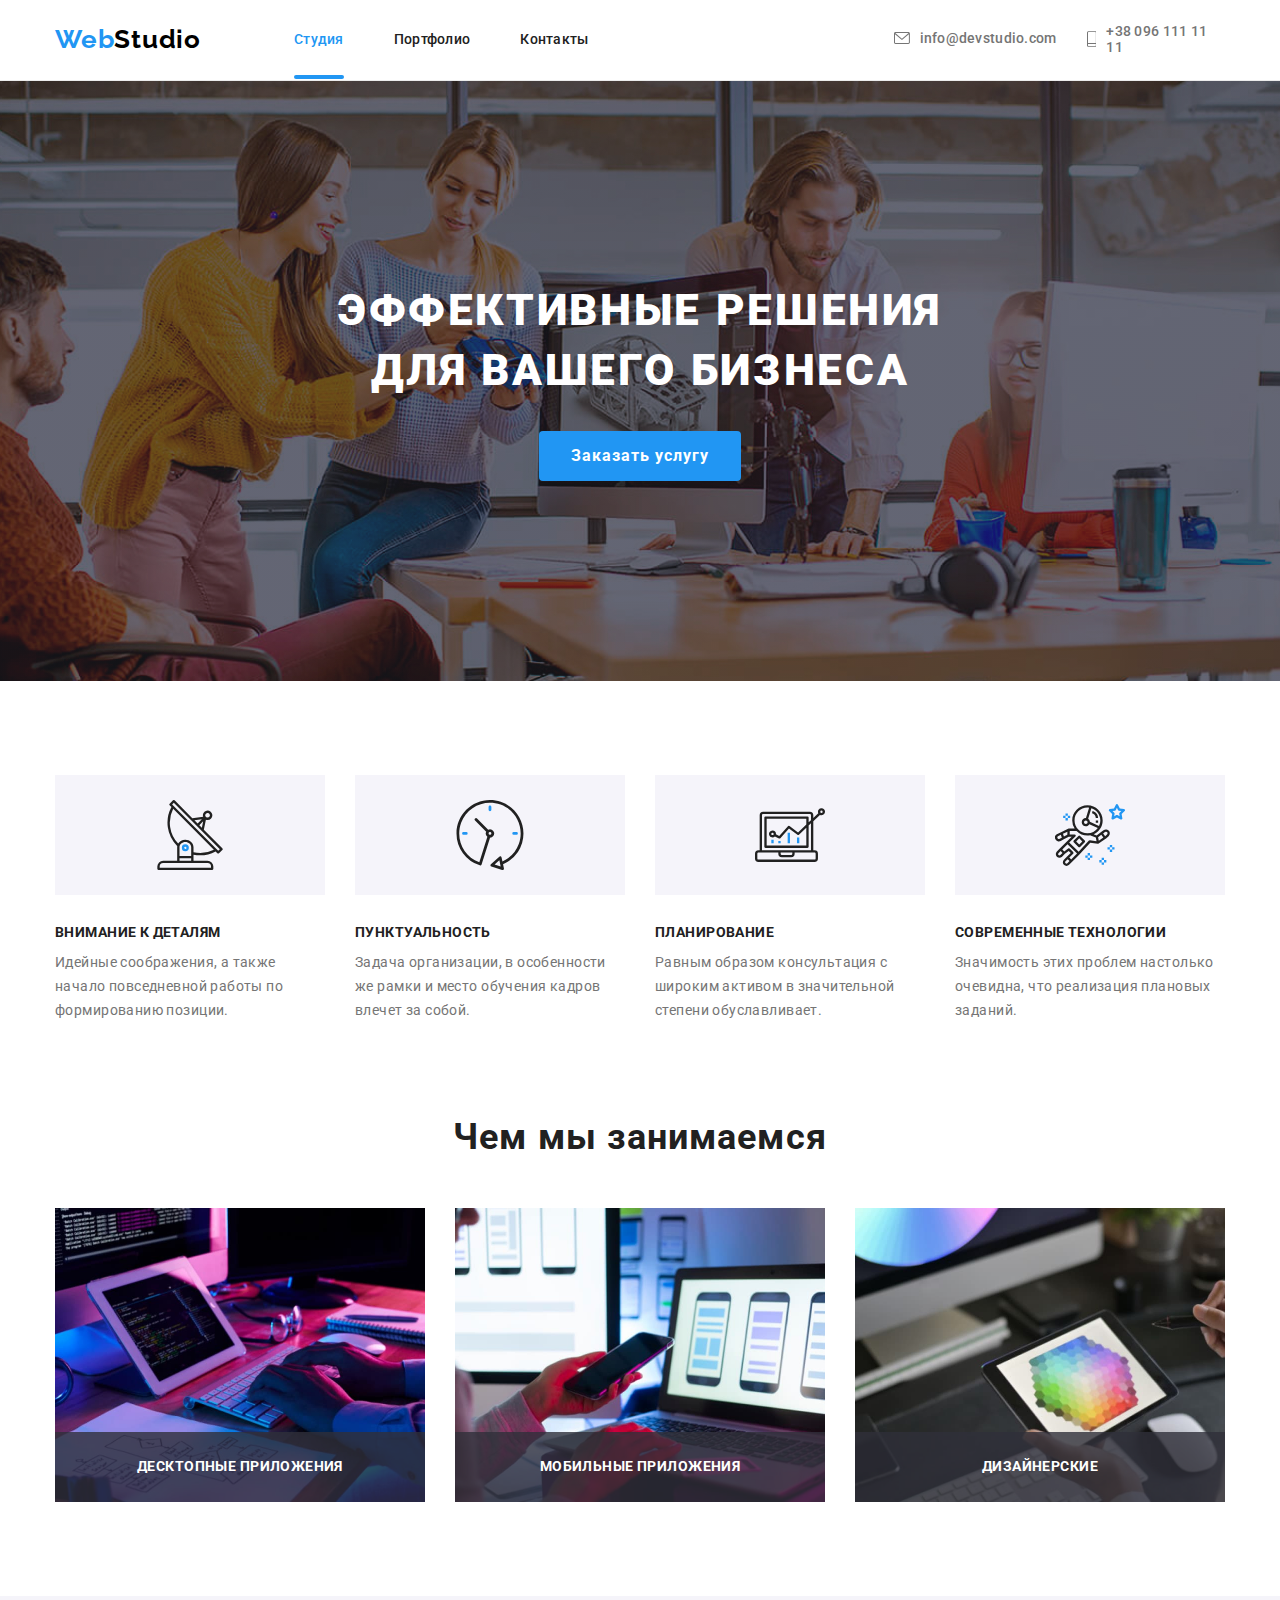
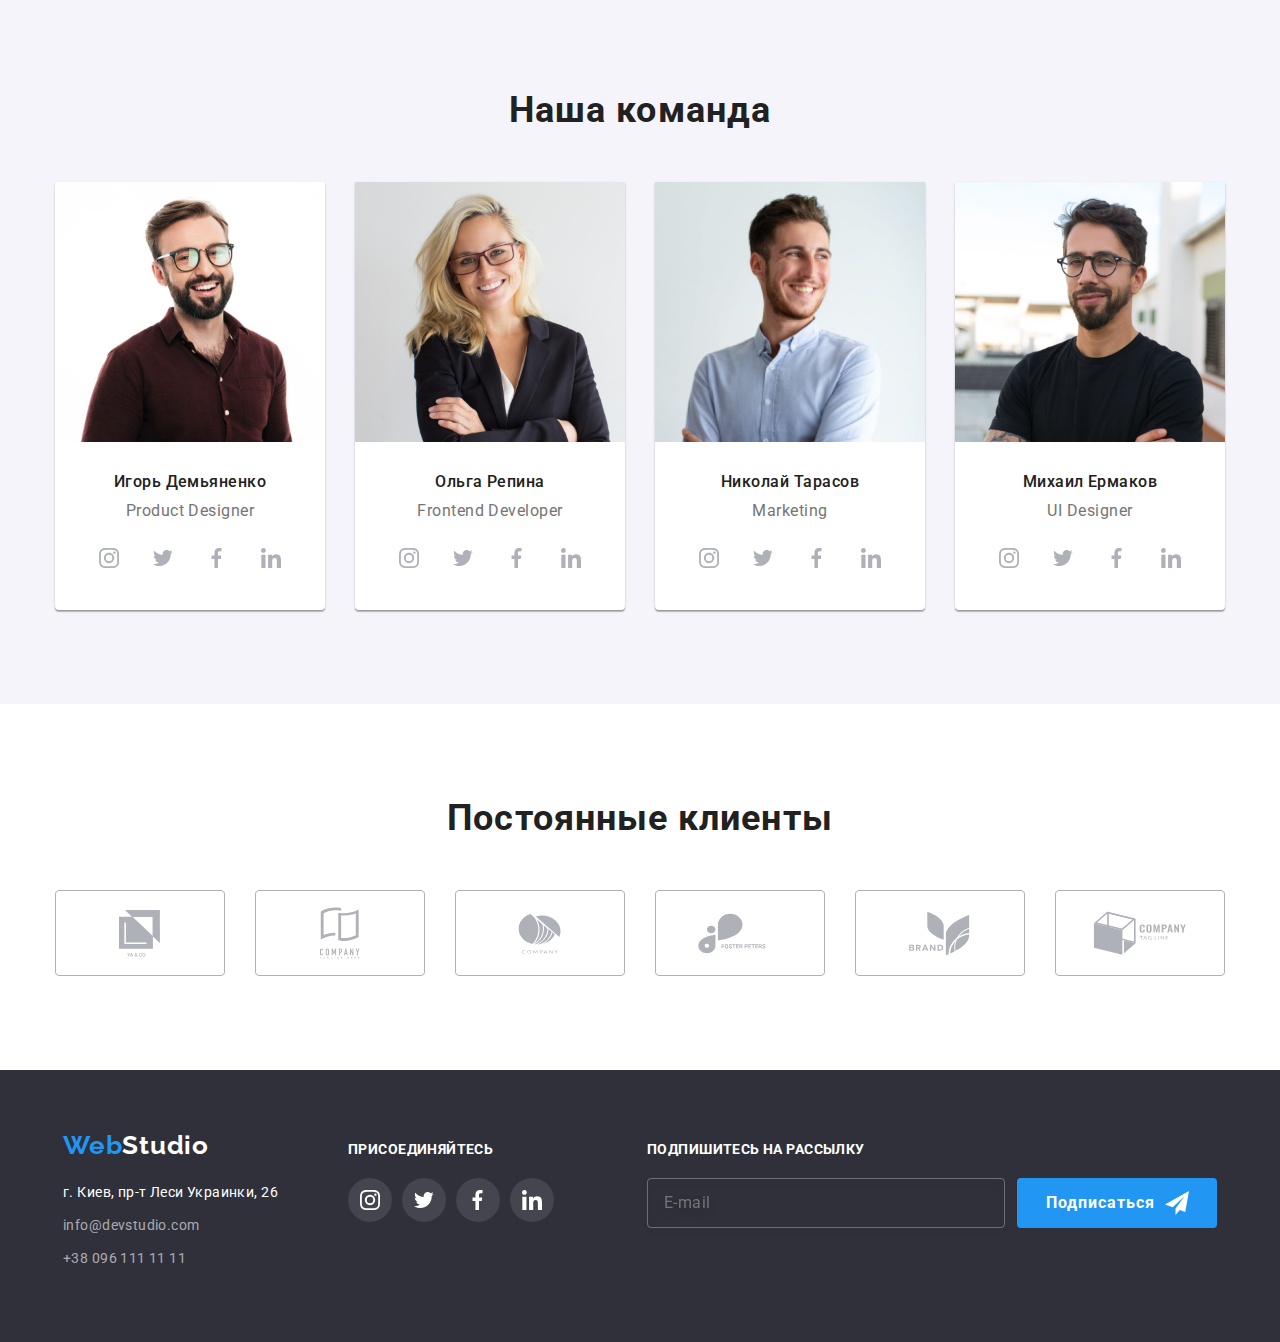
<file: index.html>
<!DOCTYPE html>
<html lang="ru">
  <head>
    <meta charset="UTF-8" />
    <meta http-equiv="X-UA-Compatible" content="IE=edge" />
    <meta name="viewport" content="width=device-width, initial-scale=1.0" />
    <link rel="preconnect" href="https://fonts.googleapis.com" />
    <link rel="preconnect" href="https://fonts.gstatic.com" crossorigin />
    <link
      href="https://fonts.googleapis.com/css2?family=Raleway:wght@700&family=Roboto:wght@400;500;700;900&display=swap"
      rel="stylesheet"
    />
    <link
      rel="stylesheet"
      href="https://cdnjs.cloudflare.com/ajax/libs/modern-normalize/1.1.0/modern-normalize.min.css"
    />
    <link rel="stylesheet" href="css/main.min.css" />
    <title>WebStudio</title>
  </head>
  <body class="body">
    <!-- upmenu bar -->
    <header class="header">
      <div class="container up">
        <a class="logo" href="index.html">
          <span class="logo__web">Web</span>Studio
        </a>
        <button
          type="button"
          class="burger"
          aria-expanded="false"
          aria-controls="menu"
          data-menu-button
        >
          <svg width="40px" height="40px" aria-label="Mobile-menu-switch">
            <use
              class="icon-cross"
              href="./images/icons.svg#icon-close-btn "
            ></use>
            <use class="icon-menu" href="./images/icons.svg#burger "></use>
          </svg>
        </button>
        <div class="menu" id="menu" data-menu>
          <nav>
            <ul class="nav">
              <li class="nav__item">
                <a class="nav__link nav__link--active" href="index.html"
                  >Студия</a
                >
              </li>
              <li class="nav__item">
                <a class="nav__link" href="portfolio.html">Портфолио</a>
              </li>
              <li class="nav__item">
                <a class="nav__link" href="/">Контакты</a>
              </li>
            </ul>
          </nav>
          <ul class="contacts">
            <li class="contacts__item">
              <a class="contacts__link" href="mailto:info@devstudio.com"
                >info@devstudio.com
                <svg class="contacts__icon" width="16px" height="12px">
                  <use href="./images/icons.svg#icon-envelope"></use>
                </svg>
              </a>
            </li>
            <li class="contacts__item">
              <a class="contacts__link tel" href="tel:380961111111"
                >+38 096 111 11 11
                <svg class="contacts__icon" width="10px" height="16px">
                  <use href="./images/icons.svg#icon-phone"></use>
                </svg>
              </a>
            </li>
          </ul>
          <ul class="menu-social">
            <li class="menu-social__item">
              <a href="https://www.instagram.com/" class="menu-social__link"
                >Instagram</a
              >
            </li>
            <li class="menu-social__item">
              <a href="https://twitter.com/" class="menu-social__link"
                >Twitter</a
              >
            </li>
            <li class="menu-social__item">
              <a href="https://www.facebook.com/" class="menu-social__link"
                >Facebook</a
              >
            </li>
            <li class="menu-social__item">
              <a href="https://www.linkedin.com/" class="menu-social__link"
                >Linkedin</a
              >
            </li>
          </ul>
        </div>
      </div>
    </header>

    <!-- main section -->
    <main>
      <!-- button section -->
      <section class="hero">
        <h1 class="hero__title">
          Эффективные решения <br />
          для вашего бизнеса
        </h1>
        <button class="button" type="button" data-modal-open>
          Заказать услугу
        </button>
        <div class="backdrop is-hidden" data-modal>
          <div class="modal">
            <h2 class="modal__title">
              Оставьте свои данные, мы вам перезвоним
            </h2>
            <button type="button" class="modal__close" data-modal-close>
              <svg class="modal__icon" width="18" height="18">
                <use href="./images/icons.svg#icon-close-btn"></use>
              </svg>
            </button>
            <form class="mform">
              <div class="mform__field">
                <label class="mform__label" for="name">Имя</label>
                <div class="input">
                  <input
                    class="input__in"
                    type="text"
                    name="name"
                    id="name"
                    autofocus
                  />
                  <svg class="input__icon" width="18px" height="18px">
                    <use href="./images/icons.svg#icon-form-name"></use>
                  </svg>
                </div>
              </div>
              <div class="mform__field">
                <label class="mform__label" for="tel">Телефон</label>
                <div class="input">
                  <input class="input__in" type="tel" name="tel" id="tel" />
                  <svg class="input__icon" width="18px" height="18px">
                    <use href="./images/icons.svg#icon-form-phone"></use>
                  </svg>
                </div>
              </div>
              <div class="mform__field">
                <label class="mform__label" for="email">Почта</label>
                <div class="input">
                  <input
                    class="input__in"
                    type="email"
                    name="email"
                    id="email"
                  />
                  <svg class="input__icon" width="18px" height="18px">
                    <use href="./images/icons.svg#icon-form-email"></use>
                  </svg>
                </div>
              </div>
              <div class="mform__field">
                <label class="mform__label" for="comment">Комментарий</label>
                <textarea
                  class="mform__textarea"
                  name="comment"
                  id="comment"
                  placeholder="Введите текст"
                ></textarea>
              </div>
              <div class="checkbox">
                <label class="checkbox__label">
                  <input class="checkbox__input" type="checkbox" name="agree" />
                  <span class="checkbox__icon"></span>

                  Соглашаюсь с рассылкой и принимаю&nbsp
                  <a class="checkbox__link" href=""> Условия договора</a>
                </label>
              </div>
              <button class="mform__submit" type="submit">Отправить</button>
            </form>
          </div>
        </div>
      </section>
      <!-- features section -->
      <section class="features-section">
        <div class="container">
          <ul class="features">
            <li class="features__item">
              <div class="features__logo">
                <svg class="feat__icon" width="70px" height="70px">
                  <use href="./images/icons.svg#icon-antenna"></use>
                </svg>
              </div>
              <h3 class="features__title">Внимание к деталям</h3>
              <p class="features__text">
                Идейные соображения, а также начало повседневной работы по
                формированию позиции.
              </p>
            </li>
            <li class="features__item">
              <div class="features__logo">
                <svg class="feat__icon" width="70px" height="70px">
                  <use href="./images/icons.svg#icon-clock"></use>
                </svg>
              </div>
              <h3 class="features__title">Пунктуальность</h3>
              <p class="features__text">
                Задача организации, в особенности же рамки и место обучения
                кадров влечет за собой.
              </p>
            </li>
            <li class="features__item">
              <div class="features__logo">
                <svg class="feat__icon" width="70px" height="70px">
                  <use href="./images/icons.svg#icon-diagram"></use>
                </svg>
              </div>
              <h3 class="features__title">Планирование</h3>
              <p class="features__text">
                Равным образом консультация с широким активом в значительной
                степени обуславливает.
              </p>
            </li>
            <li class="features__item">
              <div class="features__logo">
                <svg class="feat__icon" width="70px" height="70px">
                  <use href="./images/icons.svg#icon-astronaut"></use>
                </svg>
              </div>
              <h3 class="features__title">Современные технологии</h3>
              <p class="features__text">
                Значимость этих проблем настолько очевидна, что реализация
                плановых заданий.
              </p>
            </li>
          </ul>
        </div>
      </section>

      <!-- what we do section -->
      <section class="work">
        <div class="container">
          <h2 class="work__title">Чем мы занимаемся</h2>
          <ul class="work__list">
            <li class="work__item">
              <img
                srcset="./images/img1.jpg 1x, /images/img1@2x.jpg 2x"
                src="images/img1.jpg"
                alt="Front-end-developing"
                width="370"
                height="294"
              />
              <p class="discription">Десктопные приложения</p>
            </li>
            <li class="work__item">
              <img
                srcset="./images/img2.jpg 1x, /images/img2@2x.jpg 2x"
                src="images/img2.jpg"
                alt="Mobile-app-developing"
                width="370"
                height="294"
              />
              <p class="discription">Мобильные приложения</p>
            </li>
            <li class="work__item">
              <img
                srcset="./images/img3.jpg 1x, /images/img3@2x.jpg 2x"
                src="images/img3.jpg"
                alt="Web-design"
                width="370"
                height="294"
              />
              <p class="discription">Дизайнерские</p>
            </li>
          </ul>
        </div>
      </section>

      <!-- our team section -->
      <section class="team">
        <div class="container">
          <h2 class="team__title">Наша команда</h2>
          <ul class="team__list">
            <li class="team__item">
              <img
                srcset="./images/ihor.jpg 1x, ./images/ihor@2x.jpg 2x"
                src="images/ihor.jpg"
                alt="Ihor-Demianenko"
                width="270"
                height="260"
              />
              <div class="worker">
                <p class="worker__name">Игорь Демьяненко</p>
                <p class="worker__prof">
                  <span lang="en">Product Designer</span>
                </p>
                <ul class="network">
                  <li class="network__item">
                    <a href="https://www.instagram.com/" class="network__link">
                      <svg class="network__icon" width="20px" height="20px">
                        <use href="./images/icons.svg#icon-instagram"></use>
                      </svg>
                    </a>
                  </li>
                  <li class="network__item">
                    <a href="https://twitter.com/" class="network__link">
                      <svg class="network__icon" width="20px" height="20px">
                        <use href="./images/icons.svg#icon-twitter"></use>
                      </svg>
                    </a>
                  </li>
                  <li class="network__item">
                    <a href="https://www.facebook.com/" class="network__link">
                      <svg class="network__icon" width="20px" height="20px">
                        <use href="./images/icons.svg#icon-facebook"></use>
                      </svg>
                    </a>
                  </li>
                  <li class="network__item">
                    <a href="https://www.linkedin.com/" class="network__link">
                      <svg class="network__icon" width="20px" height="20px">
                        <use href="./images/icons.svg#icon-linkedin"></use>
                      </svg>
                    </a>
                  </li>
                </ul>
              </div>
            </li>
            <li class="team__item">
              <img
                srcset="./images/olha.jpg 1x, ./images/olha@2x.jpg 2x"
                src="images/olha.jpg"
                alt="Olha-Repina"
                width="270"
                height="260"
              />
              <div class="worker">
                <p class="worker__name">Ольга Репина</p>
                <p class="worker__prof">
                  <span lang="en">Frontend Developer</span>
                </p>
                <ul class="network">
                  <li class="network__item">
                    <a href="https://www.instagram.com/" class="network__link">
                      <svg class="network__icon" width="20px" height="20px">
                        <use href="./images/icons.svg#icon-instagram"></use>
                      </svg>
                    </a>
                  </li>
                  <li class="network__item">
                    <a href="https://twitter.com/" class="network__link">
                      <svg class="network__icon" width="20px" height="20px">
                        <use href="./images/icons.svg#icon-twitter"></use>
                      </svg>
                    </a>
                  </li>
                  <li class="network__item">
                    <a href="https://www.facebook.com/" class="network__link">
                      <svg class="network__icon" width="20px" height="20px">
                        <use href="./images/icons.svg#icon-facebook"></use>
                      </svg>
                    </a>
                  </li>
                  <li class="network__item">
                    <a href="https://www.linkedin.com/" class="network__link">
                      <svg class="network__icon" width="20px" height="20px">
                        <use href="./images/icons.svg#icon-linkedin"></use>
                      </svg>
                    </a>
                  </li>
                </ul>
              </div>
            </li>
            <li class="team__item">
              <img
                srcset="./images/nickolay.jpg 1x, ./images/nickolay@2x.jpg 2x"
                src="images/nickolay.jpg"
                alt="Nickolay-Tarasov"
                width="270"
                height="260"
              />
              <div class="worker">
                <p class="worker__name">Николай Тарасов</p>
                <p class="worker__prof"><span lang="en">Marketing</span></p>
                <ul class="network">
                  <li class="network__item">
                    <a href="https://www.instagram.com/" class="network__link">
                      <svg class="network__icon" width="20px" height="20px">
                        <use href="./images/icons.svg#icon-instagram"></use>
                      </svg>
                    </a>
                  </li>
                  <li class="network__item">
                    <a href="https://twitter.com/" class="network__link">
                      <svg class="network__icon" width="20px" height="20px">
                        <use href="./images/icons.svg#icon-twitter"></use>
                      </svg>
                    </a>
                  </li>
                  <li class="network__item">
                    <a href="https://www.facebook.com/" class="network__link">
                      <svg class="network__icon" width="20px" height="20px">
                        <use href="./images/icons.svg#icon-facebook"></use>
                      </svg>
                    </a>
                  </li>
                  <li class="network__item">
                    <a href="https://www.linkedin.com/" class="network__link">
                      <svg class="network__icon" width="20px" height="20px">
                        <use href="./images/icons.svg#icon-linkedin"></use>
                      </svg>
                    </a>
                  </li>
                </ul>
              </div>
            </li>
            <li class="team__item">
              <img
                srcset="./images/mikhail.jpg 1x, ./images/mikhail@2x.jpg 2x"
                src="images/mikhail.jpg"
                alt="Mikhail-Ermakov"
                width="270"
                height="260"
              />
              <div class="worker">
                <p class="worker__name">Михаил Ермаков</p>
                <p class="worker__prof"><span lang="en">UI Designer</span></p>
                <ul class="network">
                  <li class="network__item">
                    <a href="https://www.instagram.com/" class="network__link">
                      <svg class="network__icon" width="20px" height="20px">
                        <use href="./images/icons.svg#icon-instagram"></use>
                      </svg>
                    </a>
                  </li>
                  <li class="network__item">
                    <a href="https://twitter.com/" class="network__link">
                      <svg class="network__icon" width="20px" height="20px">
                        <use href="./images/icons.svg#icon-twitter"></use>
                      </svg>
                    </a>
                  </li>
                  <li class="network__item">
                    <a href="https://www.facebook.com/" class="network__link">
                      <svg class="network__icon" width="20px" height="20px">
                        <use href="./images/icons.svg#icon-facebook"></use>
                      </svg>
                    </a>
                  </li>
                  <li class="network__item">
                    <a href="https://www.linkedin.com/" class="network__link">
                      <svg class="network__icon" width="20px" height="20px">
                        <use href="./images/icons.svg#icon-linkedin"></use>
                      </svg>
                    </a>
                  </li>
                </ul>
              </div>
            </li>
          </ul>
        </div>
      </section>
      <section class="clients">
        <div class="container">
          <h2 class="clients__title">Постоянные клиенты</h2>
          <ul class="clients__list">
            <li class="clients__item">
              <a href="/index.html" class="clients__link">
                <svg width="41px" height="47px">
                  <use href="./images/icons.svg#icon-client1"></use>
                </svg>
              </a>
            </li>
            <li class="clients__item">
              <a href="/index.html" class="clients__link">
                <svg width="40px" height="52px">
                  <use href="./images/icons.svg#icon-client2"></use>
                </svg>
              </a>
            </li>
            <li class="clients__item">
              <a href="/index.html" class="clients__link">
                <svg width="43px" height="41px">
                  <use href="./images/icons.svg#icon-client3"></use>
                </svg>
              </a>
            </li>
            <li class="clients__item">
              <a href="/index.html" class="clients__link">
                <svg width="84px" height="41px">
                  <use href="./images/icons.svg#icon-client4"></use>
                </svg>
              </a>
            </li>
            <li class="clients__item">
              <a href="/index.html" class="clients__link">
                <svg width="63px" height="45px">
                  <use href="./images/icons.svg#icon-client5"></use>
                </svg>
              </a>
            </li>
            <li class="clients__item">
              <a href="/index.html" class="clients__link">
                <svg width="94px" height="44px">
                  <use href="./images/icons.svg#icon-client6"></use>
                </svg>
              </a>
            </li>
          </ul>
        </div>
      </section>
    </main>

    <!-- footer section -->
    <footer class="footer">
      <div class="container container--footer">
        <div>
          <a class="logo logo--footer" href="index.html"
            ><span class="logo__web">Web</span>Studio</a
          >
          <address>
            <ul class="address">
              <li class="address__item">
                <p class="adress__contact">г. Киев, пр-т Леси Украинки, 26</p>
              </li>
              <li class="address__item">
                <a class="address__link" href="mailto:info@devstudio.com"
                  >info@devstudio.com</a
                >
              </li>
              <li class="address__item">
                <a class="address__link" href="tel:380961111111"
                  >+38 096 111 11 11</a
                >
              </li>
            </ul>
          </address>
        </div>
        <div class="social">
          <h3 class="social__title">Присоединяйтесь</h3>
          <ul class="network">
            <li class="network__item">
              <a
                href="https://www.instagram.com/"
                class="network__link network__link--dark"
              >
                <svg class="network__icon" width="20px" height="20px">
                  <use href="./images/icons.svg#icon-instagram"></use>
                </svg>
              </a>
            </li>
            <li class="network__item">
              <a
                href="https://twitter.com/"
                class="network__link network__link--dark"
              >
                <svg class="network__icon" width="20px" height="20px">
                  <use href="./images/icons.svg#icon-twitter"></use>
                </svg>
              </a>
            </li>
            <li class="network__item">
              <a
                href="https://www.facebook.com/"
                class="network__link network__link--dark"
              >
                <svg class="network__icon" width="20px" height="20px">
                  <use href="./images/icons.svg#icon-facebook"></use>
                </svg>
              </a>
            </li>
            <li class="network__item">
              <a
                href="https://www.linkedin.com/"
                class="network__link network__link--dark"
              >
                <svg class="network__icon" width="20px" height="20px">
                  <use href="./images/icons.svg#icon-linkedin"></use>
                </svg>
              </a>
            </li>
          </ul>
        </div>
        <div class="subscribe">
          <h2 class="subscribe__title">Подпишитесь на рассылку</h2>
          <form class="follow">
            <input
              class="follow__input"
              type="email"
              name="email"
              placeholder="E-mail"
            />
            <button type="button" class="follow__btn">Подписаться</button>
          </form>
        </div>
      </div>
    </footer>
    <script src="./js/mobile-menu.js"></script>
    <script src="./js/modal.js"></script>
  </body>
</html>
</file>
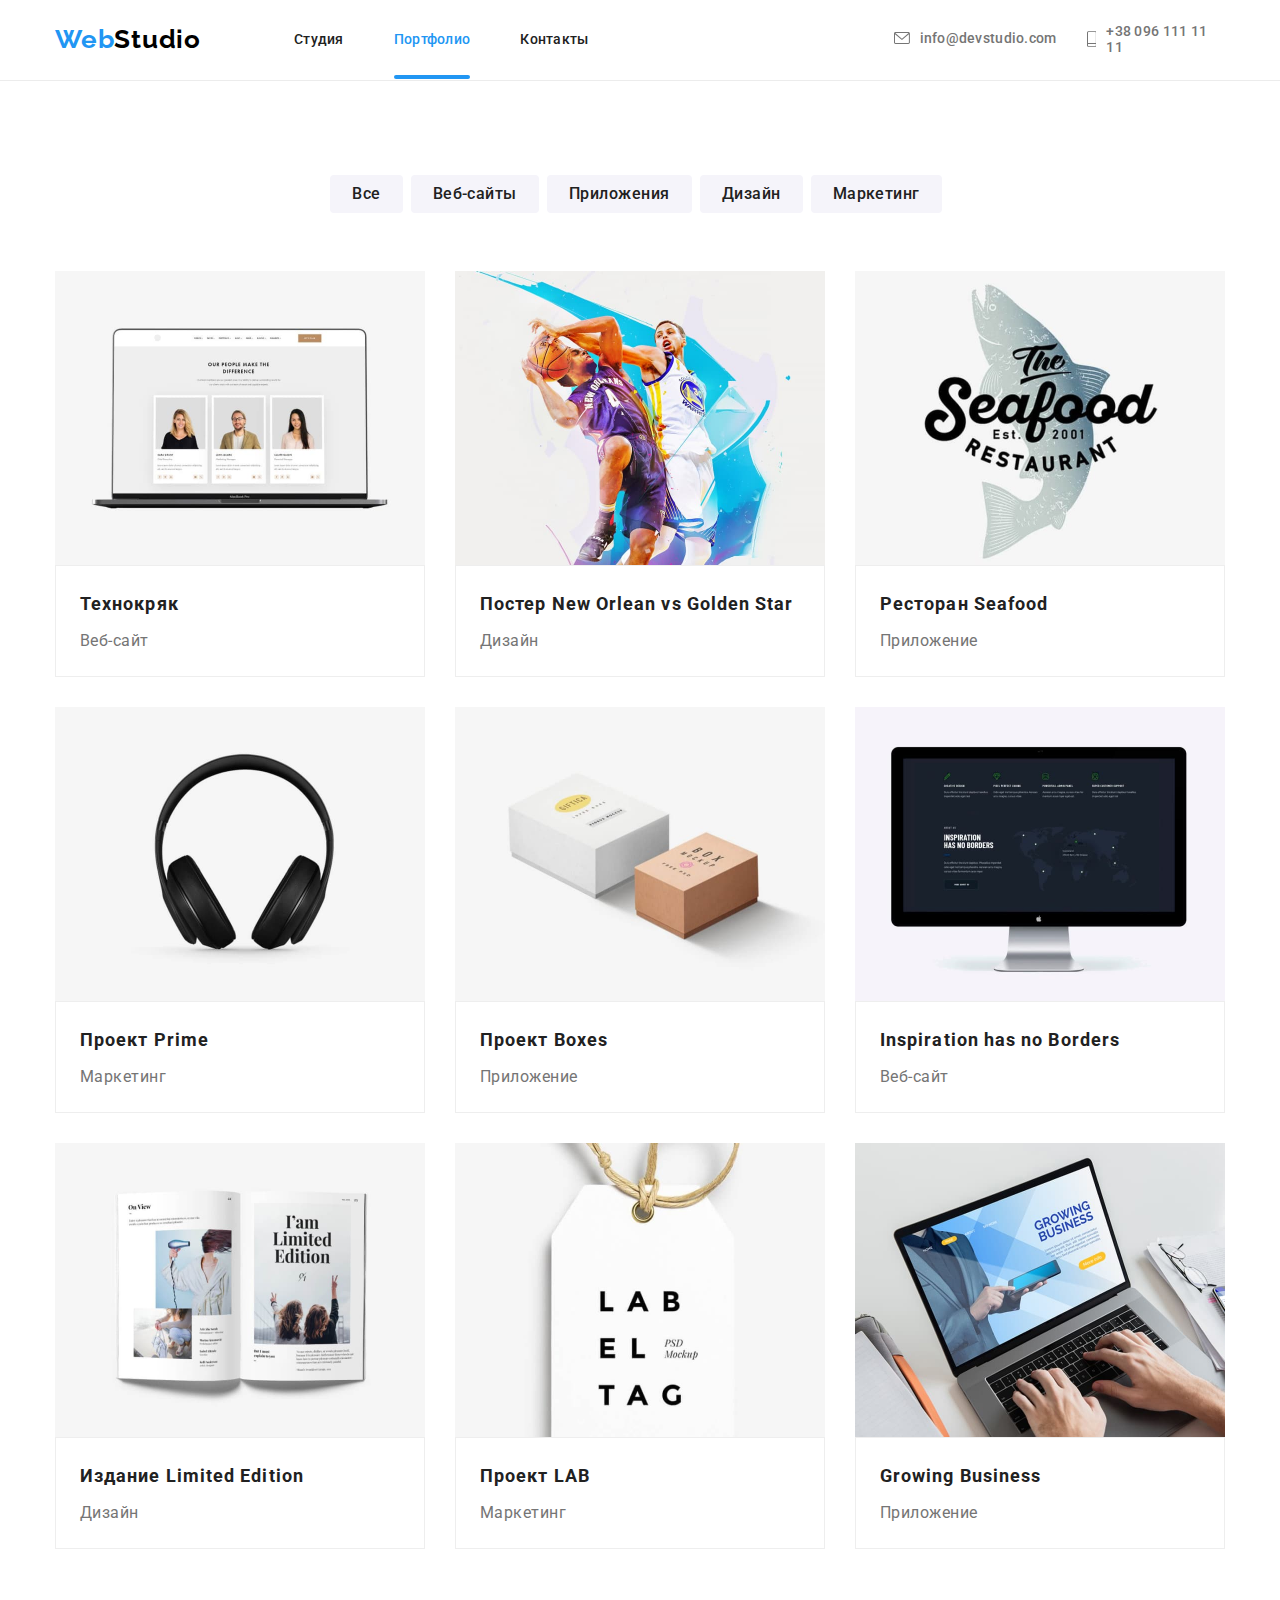
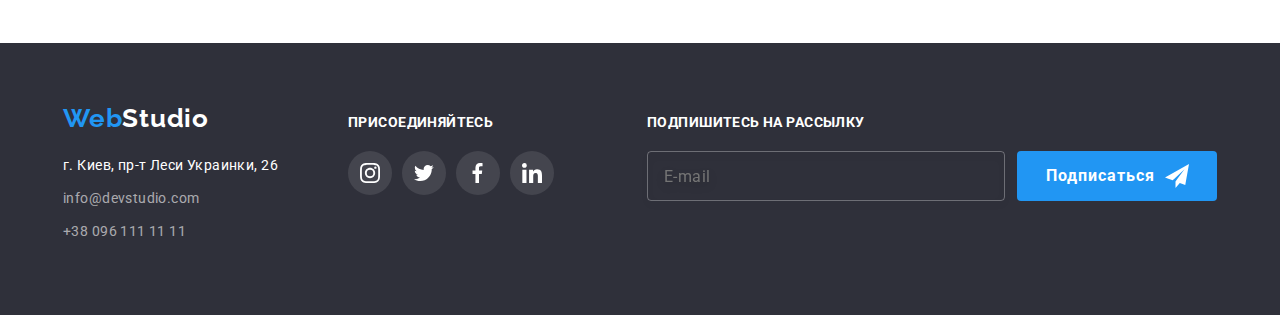
<file: portfolio.html>
<!DOCTYPE html>
<html lang="ru">
  <head>
    <meta charset="UTF-8" />
    <meta http-equiv="X-UA-Compatible" content="IE=edge" />
    <meta name="viewport" content="width=device-width, initial-scale=1.0" />
    <link rel="preconnect" href="https://fonts.googleapis.com" />
    <link rel="preconnect" href="https://fonts.gstatic.com" crossorigin />
    <link
      href="https://fonts.googleapis.com/css2?family=Raleway:wght@700&family=Roboto:wght@400;500;700;900&display=swap"
      rel="stylesheet"
    />
    <link
      rel="stylesheet"
      href="https://cdnjs.cloudflare.com/ajax/libs/modern-normalize/1.1.0/modern-normalize.min.css"
    />
    <link rel="stylesheet" href="css/main.min.css" />
    <title>Portfolio</title>
  </head>

  <body>
    <!-- upmenu bar -->
    <header class="header">
      <div class="container up">
        <a class="logo" href="index.html">
          <span class="logo__web">Web</span>Studio
        </a>
        <button
          type="button"
          class="burger"
          aria-expanded="false"
          aria-controls="menu"
          data-menu-button
        >
          <svg width="40px" height="40px" aria-label="Mobile-menu-switch">
            <use
              class="icon-cross"
              href="./images/icons.svg#icon-close-btn "
            ></use>
            <use class="icon-menu" href="./images/icons.svg#burger "></use>
          </svg>
        </button>
        <div class="menu" id="menu" data-menu>
          <nav>
            <ul class="nav">
              <li class="nav__item">
                <a class="nav__link" href="index.html">Студия</a>
              </li>
              <li class="nav__item">
                <a class="nav__link nav__link--active" href="portfolio.html"
                  >Портфолио</a
                >
              </li>
              <li class="nav__item">
                <a class="nav__link" href="/">Контакты</a>
              </li>
            </ul>
          </nav>
          <ul class="contacts">
            <li class="contacts__item">
              <a class="contacts__link" href="mailto:info@devstudio.com"
                >info@devstudio.com
                <svg class="contacts__icon" width="16px" height="12px">
                  <use href="./images/icons.svg#icon-envelope"></use>
                </svg>
              </a>
            </li>
            <li class="contacts__item">
              <a class="contacts__link tel" href="tel:380961111111"
                >+38 096 111 11 11
                <svg class="contacts__icon" width="10px" height="16px">
                  <use href="./images/icons.svg#icon-phone"></use>
                </svg>
              </a>
            </li>
          </ul>
          <ul class="menu-social">
            <li class="menu-social__item">
              <a href="https://www.instagram.com/" class="menu-social__link"
                >Instagram</a
              >
            </li>
            <li class="menu-social__item">
              <a href="https://twitter.com/" class="menu-social__link"
                >Twitter</a
              >
            </li>
            <li class="menu-social__item">
              <a href="https://www.facebook.com/" class="menu-social__link"
                >Facebook</a
              >
            </li>
            <li class="menu-social__item">
              <a href="https://www.linkedin.com/" class="menu-social__link"
                >Linkedin</a
              >
            </li>
          </ul>
        </div>
      </div>
    </header>

    <!-- main section -->
    <main>
      <!-- filter button section -->
      <section class="portfolio">
        <div class="container">
          <ul class="filter">
            <li class="filter__item">
              <button class="filter__button" type="button">Все</button>
            </li>
            <li class="filter__item">
              <button class="filter__button" type="button">Веб-сайты</button>
            </li>
            <li class="filter__item">
              <button class="filter__button" type="button">Приложения</button>
            </li>
            <li class="filter__item">
              <button class="filter__button" type="button">Дизайн</button>
            </li>
            <li class="filter__item">
              <button class="filter__button" type="button">Маркетинг</button>
            </li>
          </ul>
          <ul class="projects">
            <!-- project1 -->
            <li class="projects__item">
              <div class="projects__type">
                <img
                  srcset="./images/project1.jpg 1x, ./images/project1@2x.jpg 2x"
                  src="images/project1.jpg"
                  alt="project1"
                  width="370"
                  height="294"
                />
                <p class="projects__discription">
                  Технокряк это современная площадка распространения
                  коронавируса. Компании используют эту платформу для цифрового
                  шпионажа и атак на защищённые сервера конкурентов.
                </p>
              </div>
              <div class="project">
                <p class="project__title">Технокряк</p>
                <p class="project__text">Веб-сайт</p>
              </div>
            </li>
            <!-- project2 -->
            <li class="projects__item">
              <div class="projects__type">
                <img
                  srcset="./images/project2.jpg 1x, ./images/project2@2x.jpg 2x"
                  src="images/project2.jpg"
                  alt="project2"
                  width="370"
                  height="294"
                />
                <p class="projects__discription">
                  Lorem ipsum dolor sit amet consectetur adipisicing elit. Nobis
                  ipsa minima quibusdam cumque nisi obcaecati ullam autem quae
                  sequi illo?
                </p>
              </div>
              <div class="project">
                <p class="project__title">
                  Постер <span lang="en">New Orlean vs Golden Star</span>
                </p>
                <p class="project__text">Дизайн</p>
              </div>
            </li>
            <!-- project3 -->
            <li class="projects__item">
              <div class="projects__type">
                <img
                  srcset="./images/project3.jpg 1x, ./images/project3@2x.jpg 2x"
                  src="images/project3.jpg"
                  alt="project3"
                  width="370"
                  height="294"
                />
                <p class="projects__discription">
                  Lorem ipsum dolor sit amet consectetur adipisicing elit. Nobis
                  ipsa minima quibusdam cumque nisi obcaecati ullam autem quae
                  sequi illo?
                </p>
              </div>

              <div class="project">
                <p class="project__title">
                  Ресторан <span lang="en">Seafood</span>
                </p>
                <p class="project__text">Приложение</p>
              </div>
            </li>
            <!-- project4 -->
            <li class="projects__item">
              <div class="projects__type">
                <img
                  srcset="./images/project4.jpg 1x, ./images/project4@2x.jpg 2x"
                  src="images/project4.jpg"
                  alt="project4"
                  width="370"
                  height="294"
                />
                <p class="projects__discription">
                  Lorem ipsum dolor sit amet consectetur adipisicing elit. Nobis
                  ipsa minima quibusdam cumque nisi obcaecati ullam autem quae
                  sequi illo?
                </p>
              </div>

              <div class="project">
                <p class="project__title">
                  Проект <span lang="en">Prime</span>
                </p>
                <p class="project__text">Маркетинг</p>
              </div>
            </li>
            <!-- project5 -->
            <li class="projects__item">
              <div class="projects__type">
                <img
                  srcset="./images/project5.jpg 1x, ./images/project5@2x.jpg 2x"
                  src="images/project5.jpg"
                  alt="project5"
                  width="370"
                  height="294"
                />
                <p class="projects__discription">
                  Lorem ipsum dolor sit amet consectetur adipisicing elit. Nobis
                  ipsa minima quibusdam cumque nisi obcaecati ullam autem quae
                  sequi illo?
                </p>
              </div>

              <div class="project">
                <p class="project__title">
                  Проект <span lang="en">Boxes</span>
                </p>
                <p class="project__text">Приложение</p>
              </div>
            </li>
            <!-- project6 -->
            <li class="projects__item">
              <div class="projects__type">
                <img
                  srcset="./images/project6.jpg 1x, ./images/project6@2x.jpg 2x"
                  src="images/project6.jpg"
                  alt="project6"
                  width="370"
                  height="294"
                />
                <p class="projects__discription">
                  Lorem ipsum dolor sit amet consectetur adipisicing elit. Nobis
                  ipsa minima quibusdam cumque nisi obcaecati ullam autem quae
                  sequi illo?
                </p>
              </div>

              <div class="project">
                <p class="project__title">
                  <span lang="en">Inspiration has no Borders</span>
                </p>
                <p class="project__text">Веб-сайт</p>
              </div>
            </li>
            <!-- project7 -->
            <li class="projects__item">
              <div class="projects__type">
                <img
                  srcset="./images/project7.jpg 1x, ./images/project7@2x.jpg 2x"
                  src="images/project7.jpg"
                  alt="project7"
                  width="370"
                  height="294"
                />
                <p class="projects__discription">
                  Lorem ipsum dolor sit amet consectetur adipisicing elit. Nobis
                  ipsa minima quibusdam cumque nisi obcaecati ullam autem quae
                  sequi illo?
                </p>
              </div>

              <div class="project">
                <p class="project__title">
                  Издание <span lang="en">Limited Edition</span>
                </p>
                <p class="project__text">Дизайн</p>
              </div>
            </li>
            <!-- project8 -->
            <li class="projects__item">
              <div class="projects__type">
                <img
                  srcset="./images/project8.jpg 1x, ./images/project8@2x.jpg 2x"
                  src="images/project8.jpg"
                  alt="project8"
                  width="370"
                  height="294"
                />
                <p class="projects__discription">
                  Lorem ipsum dolor sit amet consectetur adipisicing elit. Nobis
                  ipsa minima quibusdam cumque nisi obcaecati ullam autem quae
                  sequi illo?
                </p>
              </div>

              <div class="project">
                <p class="project__title">Проект <span lang="en">LAB</span></p>
                <p class="project__text">Маркетинг</p>
              </div>
            </li>
            <!-- project9 -->
            <li class="projects__item">
              <div class="projects__type">
                <img
                  srcset="./images/project9.jpg 1x, ./images/project9@2x.jpg 2x"
                  src="images/project9.jpg"
                  alt="project9"
                  width="370"
                  height="294"
                />
                <p class="projects__discription">
                  Lorem ipsum dolor sit amet consectetur adipisicing elit. Nobis
                  ipsa minima quibusdam cumque nisi obcaecati ullam autem quae
                  sequi illo?
                </p>
              </div>

              <div class="project">
                <p class="project__title">
                  <span lang="en">Growing Business</span>
                </p>
                <p class="project__text">Приложение</p>
              </div>
            </li>
          </ul>
        </div>
      </section>
    </main>

    <!-- footer section -->
    <footer class="footer">
      <div class="container container--footer">
        <div>
          <a class="logo logo--footer" href="index.html"
            ><span class="logo__web">Web</span>Studio</a
          >
          <address>
            <ul class="address">
              <li class="address__item">
                <p class="adress__contact">г. Киев, пр-т Леси Украинки, 26</p>
              </li>
              <li class="address__item">
                <a class="address__link" href="mailto:info@devstudio.com"
                  >info@devstudio.com</a
                >
              </li>
              <li class="address__item">
                <a class="address__link" href="tel:380961111111"
                  >+38 096 111 11 11</a
                >
              </li>
            </ul>
          </address>
        </div>
        <div class="social">
          <h3 class="social__title">Присоединяйтесь</h3>
          <ul class="network">
            <li class="network__item">
              <a
                href="https://www.instagram.com/"
                class="network__link network__link--dark"
              >
                <svg class="network__icon" width="20px" height="20px">
                  <use href="./images/icons.svg#icon-instagram"></use>
                </svg>
              </a>
            </li>
            <li class="network__item">
              <a
                href="https://twitter.com/"
                class="network__link network__link--dark"
              >
                <svg class="network__icon" width="20px" height="20px">
                  <use href="./images/icons.svg#icon-twitter"></use>
                </svg>
              </a>
            </li>
            <li class="network__item">
              <a
                href="https://www.facebook.com/"
                class="network__link network__link--dark"
              >
                <svg class="network__icon" width="20px" height="20px">
                  <use href="./images/icons.svg#icon-facebook"></use>
                </svg>
              </a>
            </li>
            <li class="network__item">
              <a
                href="https://www.linkedin.com/"
                class="network__link network__link--dark"
              >
                <svg class="network__icon" width="20px" height="20px">
                  <use href="./images/icons.svg#icon-linkedin"></use>
                </svg>
              </a>
            </li>
          </ul>
        </div>
        <div class="subscribe">
          <h2 class="subscribe__title">Подпишитесь на рассылку</h2>
          <form class="follow">
            <input
              class="follow__input"
              type="email"
              name="email"
              placeholder="E-mail"
            />
            <button type="button" class="follow__btn">Подписаться</button>
          </form>
        </div>
      </div>
    </footer>
    <script src="./js/mobile-menu.js"></script>
  </body>
</html>
</file>
<file: css/main.min.css>
.nav,.contacts,.work__list,.network,.filter,.address{margin:0;padding:0;list-style:none}.header{padding-top:16px;padding-bottom:16px;border-bottom:1px solid #ececec;position:relative}@media screen and (min-width: 768px){.header{padding-top:21px;padding-bottom:21px}}@media screen and (min-width: 1200px){.header{padding-top:24px;padding-bottom:25px}}.up{display:-webkit-box;display:-ms-flexbox;display:flex;-webkit-box-pack:justify;-ms-flex-pack:justify;justify-content:space-between;-webkit-box-align:center;-ms-flex-align:center;align-items:center;position:relative}.logo{color:#000;font-family:Raleway,sans-serif;font-weight:bold;font-size:26px;line-height:1.19;letter-spacing:0.03em;text-decoration:none}@media screen and (min-width: 768px){.logo{margin-right:88px}}@media screen and (min-width: 1200px){.logo{margin-right:93px}}.logo__web{color:#2196f3}.burger{display:block;margin:0;padding:0;border:none;background-color:transparent;width:40px;height:40px;z-index:2;-webkit-transition:color 250ms cubic-bezier(0.4, 0, 0.2, 1);transition:color 250ms cubic-bezier(0.4, 0, 0.2, 1)}.burger:hover,.burger:focus{fill:#2196f3}@media screen and (min-width: 768px){.burger{display:none}}.burger .icon-cross{display:none}.burger.is-open .icon-cross{display:block}.burger.is-open .icon-menu{display:none}.menu{position:fixed;top:0;left:0;width:100vw;height:100vh;display:none;top:0;left:0;z-index:1;background-color:#fff}.menu.is-open{display:-webkit-inline-box;display:-ms-inline-flexbox;display:inline-flex}@media screen and (max-width: 767px){.menu{padding:48px 40px;-webkit-box-orient:vertical;-webkit-box-direction:normal;-ms-flex-direction:column;flex-direction:column}}@media screen and (min-width: 768px){.menu{display:-webkit-box;display:-ms-flexbox;display:flex;-webkit-box-align:center;-ms-flex-align:center;align-items:center;position:static;height:0}}.nav{display:block}@media screen and (min-width: 768px){.nav{display:-webkit-box;display:-ms-flexbox;display:flex;-webkit-box-align:center;-ms-flex-align:center;align-items:center;position:relative;padding-top:0;padding-left:0;margin-right:84px}}@media screen and (min-width: 1200px){.nav{margin-right:305px}}.nav__item{position:relative;margin-right:50px;margin-bottom:35px}.nav__item:last-child{margin-right:0;margin-bottom:0}@media screen and (min-width: 768px){.nav__item{margin-bottom:0}}.nav__link,.nav__link--active{position:relative;color:#212121;font-weight:500;font-size:40px;line-height:1.14em;text-align:center;letter-spacing:0.02em;text-decoration:none;-webkit-transition:color 250ms cubic-bezier(0.4, 0, 0.2, 1);transition:color 250ms cubic-bezier(0.4, 0, 0.2, 1)}.nav__link:hover,.nav__link:focus,.nav__link--active:hover,.nav__link--active:focus{color:#2196f3}@media screen and (min-width: 768px){.nav__link,.nav__link--active{padding:32px 0;font-size:14px}}.nav__link--active{color:#2196f3}@media screen and (min-width: 768px){.nav__link--active::after{content:" ";position:absolute;left:0;bottom:0;display:block;width:100%;height:4px;background-color:#2196f3;border-radius:2px}}.contacts{display:-webkit-box;display:-ms-flexbox;display:flex;-webkit-box-orient:vertical;-webkit-box-direction:reverse;-ms-flex-direction:column-reverse;flex-direction:column-reverse;margin-top:301px;margin-bottom:64px}@media screen and (min-width: 768px){.contacts{display:-webkit-inline-box;display:-ms-inline-flexbox;display:inline-flex;-webkit-box-orient:vertical;-webkit-box-direction:normal;-ms-flex-direction:column;flex-direction:column;-webkit-box-pack:left;-ms-flex-pack:left;justify-content:left;height:auto;margin:0}}@media screen and (min-width: 1200px){.contacts{display:-webkit-box;display:-ms-flexbox;display:flex;-webkit-box-orient:horizontal;-webkit-box-direction:normal;-ms-flex-direction:row;flex-direction:row;-webkit-box-pack:center;-ms-flex-pack:center;justify-content:center;-webkit-box-align:center;-ms-flex-align:center;align-items:center}}.contacts__item{margin-top:33px}@media screen and (max-width: 767px){.contacts__item:last-child{margin-right:0;margin-top:0;margin-bottom:0}}@media screen and (min-width: 768px){.contacts__item{margin-right:0;margin-top:0;margin-bottom:10px}.contacts__item:last-child{margin:0}}@media screen and (min-width: 1200px){.contacts__item{margin-right:30px;margin-bottom:0}.contacts__item:last-child{margin-right:0;margin-bottom:0}}.contacts__link{color:#757575;font-weight:500;font-size:24px;line-height:1.16em;letter-spacing:0.02em;text-decoration:none;-webkit-transition:color 250ms cubic-bezier(0.4, 0, 0.2, 1);transition:color 250ms cubic-bezier(0.4, 0, 0.2, 1)}@media screen and (min-width: 768px){.contacts__link{display:-webkit-inline-box;display:-ms-inline-flexbox;display:inline-flex;-webkit-box-orient:horizontal;-webkit-box-direction:reverse;-ms-flex-direction:row-reverse;flex-direction:row-reverse;-webkit-box-align:center;-ms-flex-align:center;align-items:center;font-size:12px}}@media screen and (min-width: 1200px){.contacts__link{display:-webkit-inline-box;display:-ms-inline-flexbox;display:inline-flex;-webkit-box-orient:horizontal;-webkit-box-direction:reverse;-ms-flex-direction:row-reverse;flex-direction:row-reverse;-webkit-box-align:center;-ms-flex-align:center;align-items:center;font-size:14px}}.contacts__link.tel{font-weight:500;font-size:34px;line-height:40px;letter-spacing:0.02em}@media screen and (min-width: 768px){.contacts__link.tel{font-size:12px;line-height:14px}}@media screen and (min-width: 1200px){.contacts__link.tel{font-size:14px;line-height:16px}}.contacts__link:hover,.contacts__link:focus{color:#2196f3}.contacts__link:hover .contacts__icon,.contacts__link:focus .contacts__icon{fill:#2196f3}.contacts__icon{margin-right:10px;fill:#757575}@media screen and (max-width: 767px){.contacts__icon{display:none}}@media screen and (min-width: 767px){.contacts__icon{margin-right:10px}}.menu-social{display:-webkit-box;display:-ms-flexbox;display:flex;-webkit-box-pack:left;-ms-flex-pack:left;justify-content:left;-webkit-box-align:center;-ms-flex-align:center;align-items:center}@media screen and (min-width: 768px){.menu-social{display:none}}.menu-social__item{padding:0 10px;border-right:1px solid rgba(33,33,33,0.2)}.menu-social__item:first-child{padding-left:0}.menu-social__item:last-child{border:none}.menu-social__link{color:#2196f3;font-weight:500;font-size:18px;line-height:22px;letter-spacing:0.02em}.hero{position:relative;padding-top:118px;padding-bottom:118px;margin-left:auto;margin-right:auto;text-align:center;max-width:1600px;height:400px;background-color:#2f303a;background-image:-webkit-gradient(linear, left top, right top, from(rgba(47,48,58,0.4)), to(rgba(47,48,58,0.4))),url("../images/bgphone.jpg");background-image:linear-gradient(to right, rgba(47,48,58,0.4), rgba(47,48,58,0.4)),url("../images/bgphone.jpg");background-repeat:no-repeat;background-position:center;background-size:cover}@media (min-device-pixel-ratio: 2), (-webkit-min-device-pixel-ratio: 2), (min-resolution: 192dpi), (min-resolution: 2dppx){.hero{background-image:-webkit-gradient(linear, left top, right top, from(rgba(47,48,58,0.4)), to(rgba(47,48,58,0.4))),url("../images/bgphone@2x.jpg");background-image:linear-gradient(to right, rgba(47,48,58,0.4), rgba(47,48,58,0.4)),url("../images/bgphone@2x.jpg")}}@media screen and (min-width: 481px){.hero{background-image:-webkit-gradient(linear, left top, right top, from(rgba(47,48,58,0.4)), to(rgba(47,48,58,0.4))),url("../images/bgtablet.jpg");background-image:linear-gradient(to right, rgba(47,48,58,0.4), rgba(47,48,58,0.4)),url("../images/bgtablet.jpg")}}@media screen and (min-width: 481px) and (min-device-pixel-ratio: 2), screen and (min-width: 481px) and (-webkit-min-device-pixel-ratio: 2), screen and (min-width: 481px) and (min-resolution: 192dpi), screen and (min-width: 481px) and (min-resolution: 2dppx){.hero{background-image:-webkit-gradient(linear, left top, right top, from(rgba(47,48,58,0.4)), to(rgba(47,48,58,0.4))),url("../images/bgtablet@2x.jpg");background-image:linear-gradient(to right, rgba(47,48,58,0.4), rgba(47,48,58,0.4)),url("../images/bgtablet@2x.jpg")}}@media screen and (min-width: 769px){.hero{background-image:-webkit-gradient(linear, left top, right top, from(rgba(47,48,58,0.4)), to(rgba(47,48,58,0.4))),url("../images/background.jpg");background-image:linear-gradient(to right, rgba(47,48,58,0.4), rgba(47,48,58,0.4)),url("../images/background.jpg")}}@media screen and (min-width: 769px) and (min-device-pixel-ratio: 2), screen and (min-width: 769px) and (-webkit-min-device-pixel-ratio: 2), screen and (min-width: 769px) and (min-resolution: 192dpi), screen and (min-width: 769px) and (min-resolution: 2dppx){.hero{background-image:-webkit-gradient(linear, left top, right top, from(rgba(47,48,58,0.4)), to(rgba(47,48,58,0.4))),url("../images/background@2x.jpg");background-image:linear-gradient(to right, rgba(47,48,58,0.4), rgba(47,48,58,0.4)),url("../images/background@2x.jpg")}}@media screen and (min-width: 1200px){.hero{height:600px;padding:200px 0}}.hero__title{color:#fff;font-weight:900;font-style:normal;font-size:26px;line-height:1.36;letter-spacing:0.06em;text-transform:uppercase;margin-top:0;margin-bottom:30px}@media screen and (min-width: 1200px){.hero__title{font-size:44px}}.button{background-color:#2196f3;color:#fff;font-weight:700;font-size:16px;line-height:1.88;letter-spacing:0.06em;border-radius:4px;border:none;cursor:pointer;padding:10px 32px;-webkit-transition:background-color 250ms cubic-bezier(0.4, 0, 0.2, 1),-webkit-box-shadow 250ms cubic-bezier(0.4, 0, 0.2, 1);transition:background-color 250ms cubic-bezier(0.4, 0, 0.2, 1),-webkit-box-shadow 250ms cubic-bezier(0.4, 0, 0.2, 1);transition:background-color 250ms cubic-bezier(0.4, 0, 0.2, 1),box-shadow 250ms cubic-bezier(0.4, 0, 0.2, 1);transition:background-color 250ms cubic-bezier(0.4, 0, 0.2, 1),box-shadow 250ms cubic-bezier(0.4, 0, 0.2, 1),-webkit-box-shadow 250ms cubic-bezier(0.4, 0, 0.2, 1)}.button:hover{background-color:#188ce8;-webkit-box-shadow:0px 4px 4px rgba(0,0,0,0.15);box-shadow:0px 4px 4px rgba(0,0,0,0.15)}.backdrop{position:fixed;top:0;left:0;width:100%;height:100%;z-index:999;background:rgba(0,0,0,0.2);opacity:1;-webkit-transition:opacity 250ms cubic-bezier(0.4, 0, 0.2, 1),visibility 250ms cubic-bezier(0.4, 0, 0.2, 1);transition:opacity 250ms cubic-bezier(0.4, 0, 0.2, 1),visibility 250ms cubic-bezier(0.4, 0, 0.2, 1)}.backdrop.is-hidden{opacity:0;pointer-events:none;visibility:hidden}.backdrop.is-hidden .modal{-webkit-transform:translate(-50%, -50%) scale(1.1);transform:translate(-50%, -50%) scale(1.1)}.modal{position:absolute;top:50%;left:50%;width:450px;height:auto;padding:40px;background-color:#fff;-webkit-transform:translate(-50%, -50%) scale(1);transform:translate(-50%, -50%) scale(1);-webkit-transition:-webkit-transform 250ms cubic-bezier(0.4, 0, 0.2, 1);transition:-webkit-transform 250ms cubic-bezier(0.4, 0, 0.2, 1);transition:transform 250ms cubic-bezier(0.4, 0, 0.2, 1);transition:transform 250ms cubic-bezier(0.4, 0, 0.2, 1), -webkit-transform 250ms cubic-bezier(0.4, 0, 0.2, 1)}@media screen and (min-width: 1200px){.modal{width:528px}}.modal__close{position:absolute;top:8px;right:8px;width:30px;height:30px;background-color:#fff;border-radius:50%;border:1px solid rgba(0,0,0,0.1);cursor:pointer;display:-webkit-inline-box;display:-ms-inline-flexbox;display:inline-flex;-webkit-box-pack:center;-ms-flex-pack:center;justify-content:center;-webkit-box-align:center;-ms-flex-align:center;align-items:center}.modal__close:hover,.modal__close:focus{fill:#2196f3}.modal__icon{color:#000}.modal__title{font-style:normal;font-weight:bold;font-size:20px;line-height:23px;text-align:center;letter-spacing:0.03em;color:#212121;margin-bottom:12px}.mform{width:100%;height:auto;margin-left:auto;margin-right:auto}.mform__field{display:-webkit-box;display:-ms-flexbox;display:flex;-webkit-box-orient:vertical;-webkit-box-direction:normal;-ms-flex-direction:column;flex-direction:column;margin-bottom:10px;width:100%}.mform__field:focus-within .input__in{border-color:#2196f3}.mform__field:focus-within .input__icon{fill:#2196f3}.mform__field:focus-within .mform__textarea{border-color:#2196f3}.mform__label{font-weight:normal;font-size:12px;line-height:1.16em;text-align:left;letter-spacing:0.01em;margin-bottom:4px;color:#757575}.mform__textarea{height:120px;resize:none;border:1px solid rgba(33,33,33,0.2);-webkit-box-sizing:border-box;box-sizing:border-box;border-radius:4px;padding:12px 16px;-webkit-transition:border-color 250ms cubic-bezier(0.4, 0, 0.2, 1);transition:border-color 250ms cubic-bezier(0.4, 0, 0.2, 1);outline:none}.mform__textarea::-webkit-input-placeholder{font-size:14px;line-height:16px;letter-spacing:0.01em;color:rgba(117,117,117,0.5)}.mform__textarea:-ms-input-placeholder{font-size:14px;line-height:16px;letter-spacing:0.01em;color:rgba(117,117,117,0.5)}.mform__textarea::-ms-input-placeholder{font-size:14px;line-height:16px;letter-spacing:0.01em;color:rgba(117,117,117,0.5)}.mform__textarea::placeholder{font-size:14px;line-height:16px;letter-spacing:0.01em;color:rgba(117,117,117,0.5)}.mform__submit{width:200px;height:50px;background-color:#2196f3;color:#fff;text-align:center;font-weight:bold;font-size:16px;line-height:30px;letter-spacing:0.06em;border-radius:4px;-webkit-transition:background-color 250ms cubic-bezier(0.4, 0, 0.2, 1);transition:background-color 250ms cubic-bezier(0.4, 0, 0.2, 1);border:none;padding:10px 55px;cursor:pointer}.mform__submit:hover,.mform__submit:focus{background-color:#188ce8;-webkit-box-shadow:0px 4px 4px rgba(0,0,0,0.15);box-shadow:0px 4px 4px rgba(0,0,0,0.15)}.input{position:relative}.input__in{width:100%;min-height:40px;background:#fff;border:1px solid rgba(33,33,33,0.2);-webkit-box-sizing:border-box;box-sizing:border-box;border-radius:4px;outline:none;-webkit-transition:border-color 250ms cubic-bezier(0.4, 0, 0.2, 1);transition:border-color 250ms cubic-bezier(0.4, 0, 0.2, 1);padding-left:42px}.input__in:hover{cursor:pointer}.input__icon{position:absolute;top:50%;left:12px;-webkit-transform:translateY(-50%);transform:translateY(-50%);-webkit-transition:fill 250ms cubic-bezier(0.4, 0, 0.2, 1);transition:fill 250ms cubic-bezier(0.4, 0, 0.2, 1)}.checkbox{margin-top:20px;margin-bottom:30px}.checkbox__label{display:-webkit-box;display:-ms-flexbox;display:flex;-webkit-box-pack:center;-ms-flex-pack:center;justify-content:center;-webkit-box-align:center;-ms-flex-align:center;align-items:center;font-size:12px;line-height:24px;letter-spacing:0.03em;color:#757575;cursor:pointer}@media screen and (min-width: 1200px){.checkbox{font-size:14px}}.checkbox__input{-webkit-appearance:none;-moz-appearance:none;appearance:none}.checkbox__input:checked+.checkbox__icon{border-color:transparent;background-image:url(../images/check-icon.svg);background-color:#2196f3;background-size:contain;background-repeat:no-repeat;background-origin:border-box}.checkbox__icon{content:" ";display:inline-block;width:16px;height:15px;border:2px solid #000000;border-radius:2px;-webkit-box-shadow:0px 4px 4px rgba(0,0,0,0.25);box-shadow:0px 4px 4px rgba(0,0,0,0.25);margin-right:7px}.checkbox__link{-webkit-text-decoration-line:underline;text-decoration-line:underline;color:#2196f3}.features-section{padding-top:60px;padding-bottom:60px}@media screen and (min-width: 1200px){.features-section{padding-top:94px;padding-bottom:94px}}.features{margin:0}@media screen and (min-width: 768px){.features{display:-webkit-box;display:-ms-flexbox;display:flex;-ms-flex-wrap:wrap;flex-wrap:wrap;margin:-15px}}@media screen and (min-width: 1200px){.features{-ms-flex-wrap:nowrap;flex-wrap:nowrap;margin:0}}.features__item{max-width:450px;margin-bottom:30px}.features__item:last-child{margin-bottom:0}@media screen and (min-width: 768px){.features__item{max-width:354px;margin:15px}}@media screen and (min-width: 1200px){.features__item{max-width:270px;margin:0;margin-right:30px}.features__item:last-child{margin-right:0}}.features__logo{max-width:450px;height:120px;background-color:#f5f4fa;margin-bottom:30px;display:-webkit-box;display:-ms-flexbox;display:flex;-webkit-box-pack:center;-ms-flex-pack:center;justify-content:center;-webkit-box-align:center;-ms-flex-align:center;align-items:center}@media screen and (min-width: 768px){.features__logo{max-width:354px}}@media screen and (min-width: 1200px){.features__logo{max-width:270px}}.features__title{color:#212121;font-weight:bold;font-size:14px;line-height:1.14;letter-spacing:0.03em;text-transform:uppercase;margin-bottom:10px;max-width:450px;text-align:center}@media screen and (min-width: 768px){.features__title{max-width:354px;text-align:left}}@media screen and (min-width: 1200px){.features__title{max-width:270px}}.features__text{color:#757575;font-weight:normal;font-size:14px;line-height:1.71;letter-spacing:0.03em;max-width:450px}@media screen and (min-width: 768px){.features__text{max-width:354px}}@media screen and (min-width: 1200px){.features__text{max-width:270px}}.work{padding-top:60px;padding-bottom:60px}@media screen and (min-width: 1200px){.work{padding-top:0;padding-bottom:94px}}@media screen and (max-width: 1200px){.work{display:none}}.work__title{color:#212121;font-weight:bold;font-size:36px;line-height:1.16;text-align:center;letter-spacing:0.03em;margin-top:0;margin-bottom:50px}.work__list{display:-webkit-box;display:-ms-flexbox;display:flex;-webkit-box-pack:justify;-ms-flex-pack:justify;justify-content:space-between}.work__item{position:relative;margin-right:30px}.work__item:last-child{margin-right:0}.discription{position:absolute;left:0;bottom:0;width:370px;height:70px;display:-webkit-inline-box;display:-ms-inline-flexbox;display:inline-flex;-webkit-box-pack:center;-ms-flex-pack:center;justify-content:center;-webkit-box-align:center;-ms-flex-align:center;align-items:center;font-weight:bold;font-size:14px;line-height:1.14em;text-align:center;letter-spacing:0.03em;text-transform:uppercase;color:#fff;background:rgba(47,48,58,0.8);margin:0}.team{background-color:#f5f4fa;padding-top:60px;padding-bottom:60px}@media screen and (min-width: 1200px){.team{padding-top:94px;padding-bottom:94px}}.team__title{color:#212121;font-weight:bold;font-size:28px;line-height:1.17;letter-spacing:0.03em;text-align:center;margin-bottom:30px;margin-top:0}@media screen and (min-width: 1200px){.team__title{font-size:36px;line-height:1.16;margin-bottom:50px}}@media screen and (min-width: 768px){.team__list{display:-webkit-box;display:-ms-flexbox;display:flex;-ms-flex-wrap:wrap;flex-wrap:wrap;margin:-15px}}@media screen and (min-width: 1200px){.team__list{-ms-flex-wrap:nowrap;flex-wrap:nowrap;margin:0}}.team__item{background-color:#fff;-webkit-box-shadow:0px 1px 3px rgba(0,0,0,0.12),0px 1px 1px rgba(0,0,0,0.14),0px 2px 1px rgba(0,0,0,0.2);box-shadow:0px 1px 3px rgba(0,0,0,0.12),0px 1px 1px rgba(0,0,0,0.14),0px 2px 1px rgba(0,0,0,0.2);border-radius:0px 0px 4px 4px;max-width:450px;margin-bottom:30px}@media screen and (max-width: 768px){.team__item:last-child{margin-bottom:0}}@media screen and (min-width: 768px){.team__item{max-width:354px;margin:15px}}@media screen and (min-width: 1200px){.team__item{max-width:270px;margin:0 30px 0 0}.team__item:last-child{margin-right:0}}.worker{padding:30px 32px}.worker__name{color:#212121;font-weight:500;font-size:16px;line-height:1.19;letter-spacing:0.03em;text-align:center;margin-bottom:10px;margin-top:0}.worker__prof{color:#757575;font-weight:normal;font-size:16px;line-height:1.19;letter-spacing:0.03em;text-align:center;margin-bottom:16px}.network{display:-webkit-box;display:-ms-flexbox;display:flex;-webkit-box-pack:center;-ms-flex-pack:center;justify-content:center;-webkit-box-align:center;-ms-flex-align:center;align-items:center}.network__item{margin-right:10px}.network__item:last-child{margin-right:0}.network__link{display:-webkit-inline-box;display:-ms-inline-flexbox;display:inline-flex;-webkit-box-pack:center;-ms-flex-pack:center;justify-content:center;-webkit-box-align:center;-ms-flex-align:center;align-items:center;width:44px;height:44px;border:none;border-radius:50%;fill:#afb1b8;-webkit-transition:background-color 250ms cubic-bezier(0.4, 0, 0.2, 1);transition:background-color 250ms cubic-bezier(0.4, 0, 0.2, 1)}.network__link:hover,.network__link:focus{background-color:#2196f3;fill:#fff}.clients{padding-top:60px;padding-bottom:60px}@media screen and (min-width: 1200px){.clients{padding-top:94px;padding-bottom:94px}}.clients__title{color:#212121;font-weight:bold;font-size:28px;line-height:1.16;letter-spacing:0.03em;text-align:center;margin-bottom:30px;margin-top:0}@media screen and (min-width: 1200px){.clients__title{font-size:36px;margin-bottom:50px}}.clients__list{padding:0;display:-webkit-box;display:-ms-flexbox;display:flex;margin:-15px;-ms-flex-wrap:wrap;flex-wrap:wrap;list-style:none}@media screen and (min-width: 768px){.clients__list{width:768px}}@media screen and (min-width: 1200px){.clients__list{width:1200px;-ms-flex-wrap:nowrap;flex-wrap:nowrap;margin:0}}.clients__item{display:-webkit-inline-box;display:-ms-inline-flexbox;display:inline-flex;-webkit-box-pack:center;-ms-flex-pack:center;justify-content:center;-webkit-box-align:center;-ms-flex-align:center;align-items:center;margin:15px;width:calc((100% - 2 * 30px) / 2)}@media screen and (min-width: 768px){.clients__item{width:calc((100% - 3 * 30px) / 3)}}@media screen and (min-width: 1200px){.clients__item{width:calc((100% - 6 * 30px) / 6);margin:0;margin-right:30px}.clients__item:last-child{margin-right:0}}.clients__link{width:100%;height:100%;display:-webkit-inline-box;display:-ms-inline-flexbox;display:inline-flex;-webkit-box-pack:center;-ms-flex-pack:center;justify-content:center;-webkit-box-align:center;-ms-flex-align:center;align-items:center;padding:16px 32px;border:1px solid #afb1b8;border-radius:4px;fill:#afb1b8;-webkit-transition:fill 250ms cubic-bezier(0.4, 0, 0.2, 1),border 250ms cubic-bezier(0.4, 0, 0.2, 1);transition:fill 250ms cubic-bezier(0.4, 0, 0.2, 1),border 250ms cubic-bezier(0.4, 0, 0.2, 1)}.clients__link:hover,.clients__link:focus{fill:#2196f3;border:1px solid #2196f3}.portfolio{padding:60px 0}@media screen and (min-width: 1200px){.portfolio{padding:94px 0}}.filter{display:-webkit-box;display:-ms-flexbox;display:flex;-webkit-box-pack:left;-ms-flex-pack:left;justify-content:left;-ms-flex-wrap:wrap;flex-wrap:wrap;margin-top:0;margin-bottom:40px}@media screen and (min-width: 768px){.filter{-webkit-box-pack:center;-ms-flex-pack:center;justify-content:center;margin-bottom:30px}}@media screen and (min-width: 1200px){.filter{margin-bottom:50px;-webkit-box-pack:center;-ms-flex-pack:center;justify-content:center}}.filter__item{margin-right:8px;margin-bottom:8px}.filter__item:nth-last-of-type(-n+2){margin-bottom:0}.filter__button{color:#212121;background-color:#f5f4fa;height:38px;font-weight:500;font-size:16px;line-height:1.63;text-align:center;letter-spacing:0.03em;border-radius:4px;border:none;padding:6px 22px;-webkit-transition:color 250ms cubic-bezier(0.4, 0, 0.2, 1),background-color 250ms cubic-bezier(0.4, 0, 0.2, 1),-webkit-box-shadow 250ms cubic-bezier(0.4, 0, 0.2, 1);transition:color 250ms cubic-bezier(0.4, 0, 0.2, 1),background-color 250ms cubic-bezier(0.4, 0, 0.2, 1),-webkit-box-shadow 250ms cubic-bezier(0.4, 0, 0.2, 1);transition:color 250ms cubic-bezier(0.4, 0, 0.2, 1),background-color 250ms cubic-bezier(0.4, 0, 0.2, 1),box-shadow 250ms cubic-bezier(0.4, 0, 0.2, 1);transition:color 250ms cubic-bezier(0.4, 0, 0.2, 1),background-color 250ms cubic-bezier(0.4, 0, 0.2, 1),box-shadow 250ms cubic-bezier(0.4, 0, 0.2, 1),-webkit-box-shadow 250ms cubic-bezier(0.4, 0, 0.2, 1)}.filter__button:hover,.filter__button:focus,.filter__button:active{-webkit-box-shadow:0px 3px 1px rgba(0,0,0,0.1),0px 1px 2px rgba(0,0,0,0.08),0px 2px 2px rgba(0,0,0,0.12);box-shadow:0px 3px 1px rgba(0,0,0,0.1),0px 1px 2px rgba(0,0,0,0.08),0px 2px 2px rgba(0,0,0,0.12);background-color:#2196f3;color:#fff;cursor:pointer}.projects{min-width:480px;list-style:none}@media screen and (min-width: 768px){.projects{min-width:768px;display:-webkit-box;display:-ms-flexbox;display:flex;-ms-flex-wrap:wrap;flex-wrap:wrap;margin:-15px}}@media screen and (min-width: 1200px){.projects{min-width:1200px}}.projects__item{height:auto;position:relative;-webkit-transition:-webkit-box-shadow 250ms cubic-bezier(0.4, 0, 0.2, 1);transition:-webkit-box-shadow 250ms cubic-bezier(0.4, 0, 0.2, 1);transition:box-shadow 250ms cubic-bezier(0.4, 0, 0.2, 1);transition:box-shadow 250ms cubic-bezier(0.4, 0, 0.2, 1), -webkit-box-shadow 250ms cubic-bezier(0.4, 0, 0.2, 1);cursor:pointer;max-width:480px;margin-bottom:30px}.projects__item:last-child{margin-bottom:0}@media screen and (min-width: 768px){.projects__item{margin:15px;width:calc((100% - 2 * 30px) / 2)}}@media screen and (min-width: 1200px){.projects__item{width:calc((100% - 3 * 30px) / 3)}}.projects__item:hover,.projects__item:focus{-webkit-box-shadow:0px 1px 1px rgba(0,0,0,0.12),0px 4px 4px rgba(0,0,0,0.06),1px 4px 6px rgba(0,0,0,0.16);box-shadow:0px 1px 1px rgba(0,0,0,0.12),0px 4px 4px rgba(0,0,0,0.06),1px 4px 6px rgba(0,0,0,0.16)}.projects__item:hover .projects__discription,.projects__item:focus .projects__discription{opacity:1;-webkit-transform:translateY(0);transform:translateY(0)}.projects__type{position:relative;overflow:hidden}.projects__discription{position:absolute;top:0;left:0;opacity:0;-webkit-transform:translateY(100%);transform:translateY(100%);pointer-events:none;display:-webkit-box;display:-ms-flexbox;display:flex;-webkit-box-pack:center;-ms-flex-pack:center;justify-content:center;-webkit-box-align:center;-ms-flex-align:center;align-items:center;padding:0 24px;width:100%;height:100%;font-size:18px;line-height:1.56;letter-spacing:0.03em;color:#fff;background:rgba(33,150,243,0.9);-webkit-transition:opacity 250ms cubic-bezier(0.4, 0, 0.2, 1),-webkit-transform 250ms cubic-bezier(0.4, 0, 0.2, 1);transition:opacity 250ms cubic-bezier(0.4, 0, 0.2, 1),-webkit-transform 250ms cubic-bezier(0.4, 0, 0.2, 1);transition:opacity 250ms cubic-bezier(0.4, 0, 0.2, 1),transform 250ms cubic-bezier(0.4, 0, 0.2, 1);transition:opacity 250ms cubic-bezier(0.4, 0, 0.2, 1),transform 250ms cubic-bezier(0.4, 0, 0.2, 1),-webkit-transform 250ms cubic-bezier(0.4, 0, 0.2, 1)}.project{padding:20px 24px;border:1px solid #eee}.project__title{color:#212121;font-weight:bold;font-size:18px;line-height:2;letter-spacing:0.06em;margin-bottom:4px}.project__text{color:#757575;font-weight:normal;font-size:16px;line-height:1.88;letter-spacing:0.03em}.footer{background-color:#2f303a;color:#fff;padding:60px 0;margin:0 auto}.logo--footer{color:#fff}@media screen and (min-width: 768px){.logo--footer{margin:0}}.address{font-weight:normal;font-style:normal;font-size:14px;line-height:1.71;letter-spacing:0.03em;margin-top:20px}.address__item{margin-bottom:9px}.address__item:last-child{margin-bottom:0}.address__contact{color:#fff}.address__link{display:block;color:rgba(255,255,255,0.6);font-size:14px;line-height:1.71;letter-spacing:0.03em;text-decoration:none;-webkit-transition:color 250ms cubic-bezier(0.4, 0, 0.2, 1);transition:color 250ms cubic-bezier(0.4, 0, 0.2, 1)}.address__link:hover{color:#2196f3}@media screen and (min-width: 768px){.subscribe{margin-top:60px}}@media screen and (min-width: 1200px){.subscribe{margin-top:0;padding-top:12px;margin-left:93px}}.subscribe__title{font-weight:bold;font-size:14px;line-height:1.14em;letter-spacing:0.03em;text-transform:uppercase;margin-bottom:20px;margin-top:0}@media screen and (min-width: 1200px){.follow{display:-webkit-box;display:-ms-flexbox;display:flex}}.follow__input{display:block;width:100%;height:50px;font-size:16px;line-height:20px;letter-spacing:0.03em;color:rgba(255,255,255,0.6);background:none;border:1px solid rgba(255,255,255,0.3);-webkit-filter:drop-shadow(0px 4px 4px rgba(0,0,0,0.15));filter:drop-shadow(0px 4px 4px rgba(0,0,0,0.15));outline:none;-webkit-transition:border-color 250ms cubic-bezier(0.4, 0, 0.2, 1);transition:border-color 250ms cubic-bezier(0.4, 0, 0.2, 1);border-radius:4px;padding-left:16px;margin-bottom:20px}@media screen and (min-width: 768px){.follow__input{width:450px;margin-bottom:20}}@media screen and (min-width: 1200px){.follow__input{width:358px;margin-bottom:0;margin-right:12px}}.follow:focus-within .follow__input{border-color:#2196f3}.follow__btn{width:200px;height:50px;background-color:#2196f3;font-weight:bold;font-size:16px;line-height:1.88em;display:-webkit-inline-box;display:-ms-inline-flexbox;display:inline-flex;-webkit-box-pack:left;-ms-flex-pack:left;justify-content:left;-webkit-box-align:center;-ms-flex-align:center;align-items:center;text-align:left;letter-spacing:0.06em;border:none;border-radius:4px;color:#fff;padding-left:29px}.follow__btn:hover,.follow__btn:focus{-webkit-box-shadow:0px 4px 4px rgba(0,0,0,0.15);box-shadow:0px 4px 4px rgba(0,0,0,0.15)}.follow__btn::after{content:" ";display:-webkit-inline-box;display:-ms-inline-flexbox;display:inline-flex;width:24px;height:24px;margin-left:10px;background-image:url(../images/icon-send.svg)}.social{margin:60px 0}@media screen and (min-width: 768px){.social{margin-top:0;padding-top:5px;margin-left:165px}}@media screen and (min-width: 1200px){.social{margin-left:70px;padding-top:12px}}.social__title{font-weight:bold;font-size:14px;line-height:1.14em;letter-spacing:0.03em;text-transform:uppercase;margin-bottom:20px;margin-top:0}.network__link--dark{fill:#fff;background:rgba(255,255,255,0.1)}.network__link--dark:hover,.network__link--dark:focus{background:#2196f3}body{font-family:"Roboto", sans-serif;background:#fff;color:#757575;margin:0}h1,h2,h3,h4,h5,h6,p,ul{margin:0;padding:0;list-style:none}img{display:block;width:100%;height:auto}.container{padding-left:15px;padding-right:15px;margin-right:auto;margin-left:auto}@media screen and (min-width: 480px){.container{width:480px}}@media screen and (min-width: 768px){.container{width:768px}}@media screen and (min-width: 1200px){.container{width:1200px}}.container--footer{padding:0 15px;margin:0 auto;text-align:center;max-width:450px}@media screen and (min-width: 768px){.container--footer{max-width:768px;display:-webkit-box;display:-ms-flexbox;display:flex;-webkit-box-pack:center;-ms-flex-pack:center;justify-content:center;-ms-flex-wrap:wrap;flex-wrap:wrap}}@media screen and (min-width: 1200px){.container--footer{max-width:1200px;display:-webkit-box;display:-ms-flexbox;display:flex;-ms-flex-wrap:nowrap;flex-wrap:nowrap;text-align:left}}
/*# sourceMappingURL=main.min.css.map */
</file>
